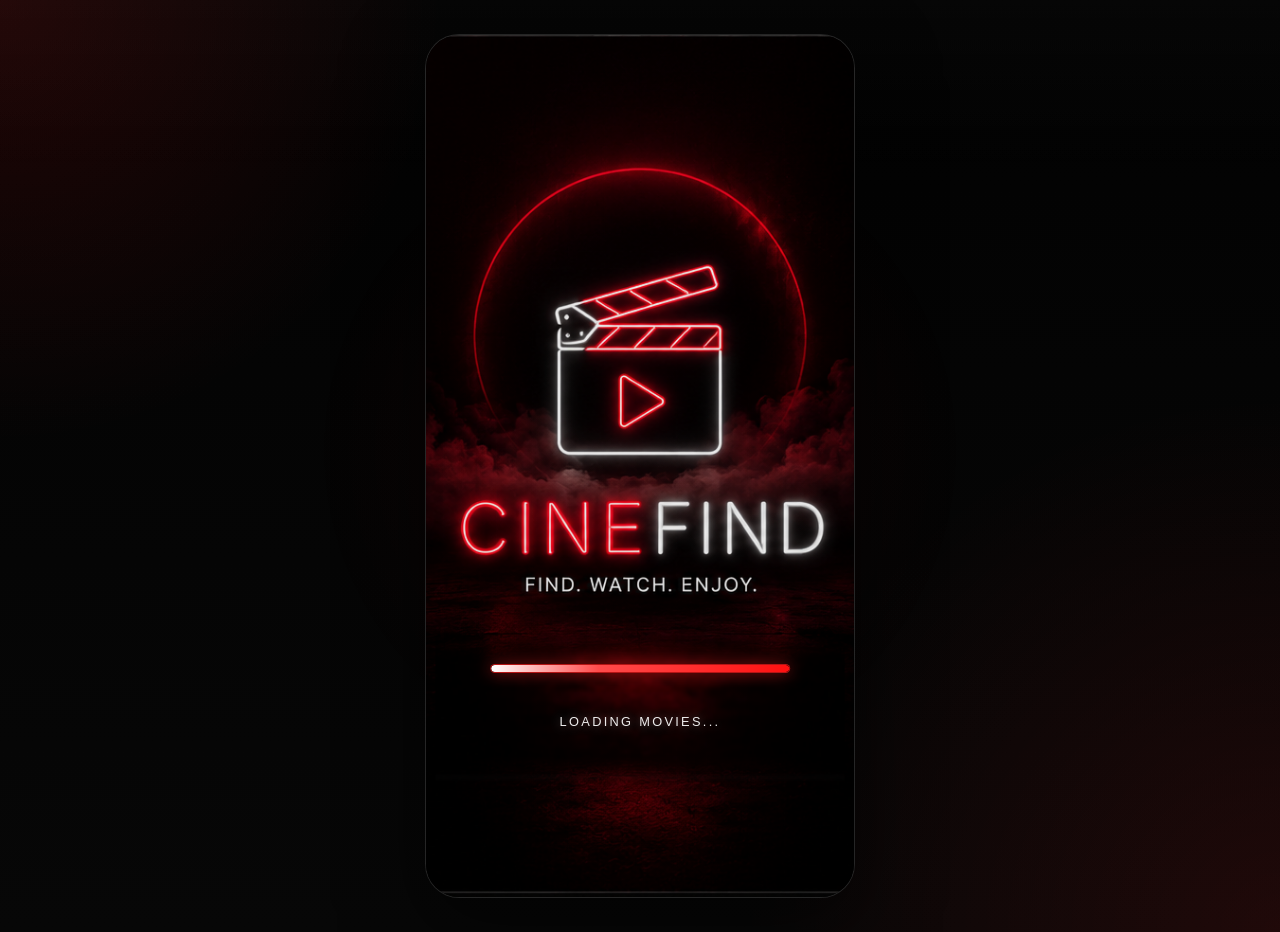
<file: index.html>
<!DOCTYPE html>
<html lang="en">
  <head>
    <meta charset="UTF-8" />
    <meta http-equiv="refresh" content="0; url=splash.html" />
    <meta name="viewport" content="width=device-width, initial-scale=1.0" />
    <title>CineFind</title>
    <script>
      window.location.replace("splash.html");
    </script>
  </head>
  <body>
    <p>Redirecting to CineFind...</p>
  </body>
</html>
</file>
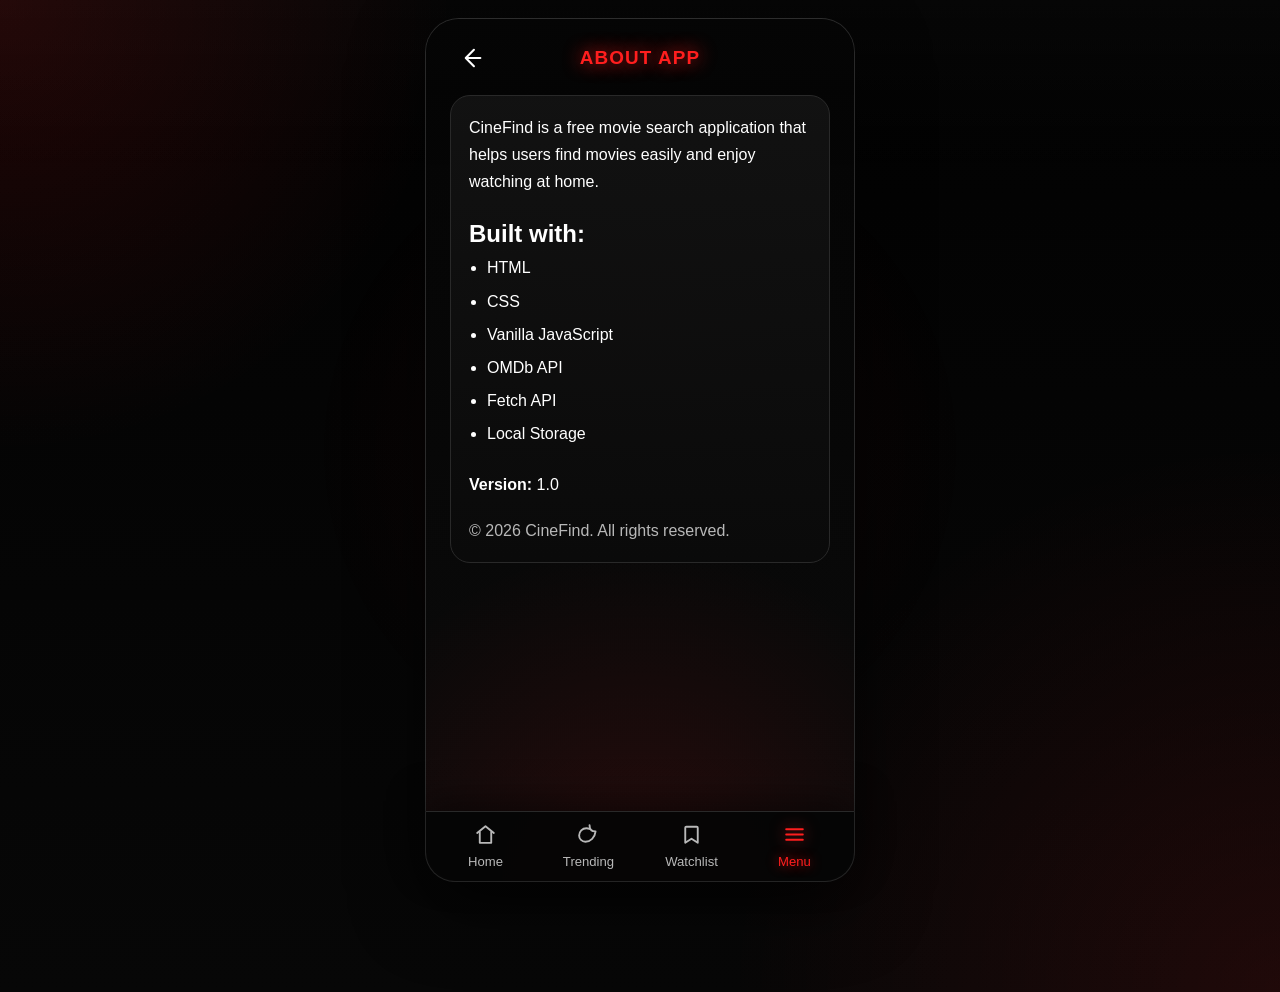
<file: about.html>
<!DOCTYPE html>
<html lang="en">
  <head>
    <meta charset="UTF-8" />
    <meta name="viewport" content="width=device-width, initial-scale=1.0" />
    <title>CineFind | About App</title>
    <link rel="stylesheet" href="css/style.css" />
    <script type="module" src="js/i18n.js" defer></script>
  </head>
  <body class="app-page">
    <div class="app-shell app-shell-home">
      <header class="page-header">
        <a href="menu.html" class="back-btn" aria-label="Back to menu">
          <svg viewBox="0 0 24 24" aria-hidden="true">
            <path d="M14.5 5L7.5 12L14.5 19"></path>
            <path d="M8 12H20"></path>
          </svg>
        </a>
        <h1 class="page-title">About App</h1>
        <span></span>
      </header>

      <main class="app-body app-body-scroll">
        <section class="info-card">
          <p>
            CineFind is a free movie search application that helps users find movies easily and enjoy watching at home.
          </p>

          <div>
            <h2>Built with:</h2>
            <ul>
              <li>HTML</li>
              <li>CSS</li>
              <li>Vanilla JavaScript</li>
              <li>OMDb API</li>
              <li>Fetch API</li>
              <li>Local Storage</li>
            </ul>
          </div>

          <p><strong>Version:</strong> 1.0</p>
          <p class="info-meta">© 2026 CineFind. All rights reserved.</p>
        </section>
      </main>

      <nav class="bottom-nav" aria-label="Bottom navigation">
        <a href="home.html" class="nav-item">
          <span class="nav-icon">
            <svg viewBox="0 0 24 24" aria-hidden="true">
              <path d="M4 10.5L12 4L20 10.5"></path>
              <path d="M6.5 9.5V20H17.5V9.5"></path>
            </svg>
          </span>
          <span>Home</span>
        </a>
        <a href="trending.html" class="nav-item">
          <span class="nav-icon">
            <svg viewBox="0 0 24 24" aria-hidden="true">
              <path d="M13 3C13 6.8 15.2 8.9 18.8 9C18.1 15 14 19 9 19C5.7 19 3 16.3 3 13C3 9.1 6.1 6 10 6C11 6 12 6.2 13 6.7"></path>
            </svg>
          </span>
          <span>Trending</span>
        </a>
        <a href="watchlist.html" class="nav-item">
          <span class="nav-icon">
            <svg viewBox="0 0 24 24" aria-hidden="true">
              <path d="M7 4.5H17C17.6 4.5 18 4.9 18 5.5V20L12 16L6 20V5.5C6 4.9 6.4 4.5 7 4.5Z"></path>
            </svg>
          </span>
          <span>Watchlist</span>
        </a>
        <a href="menu.html" class="nav-item active">
          <span class="nav-icon">
            <svg viewBox="0 0 24 24" aria-hidden="true">
              <path d="M4 7H20"></path>
              <path d="M4 12H20"></path>
              <path d="M4 17H20"></path>
            </svg>
          </span>
          <span>Menu</span>
        </a>
      </nav>
    </div>
  </body>
</html>
</file>
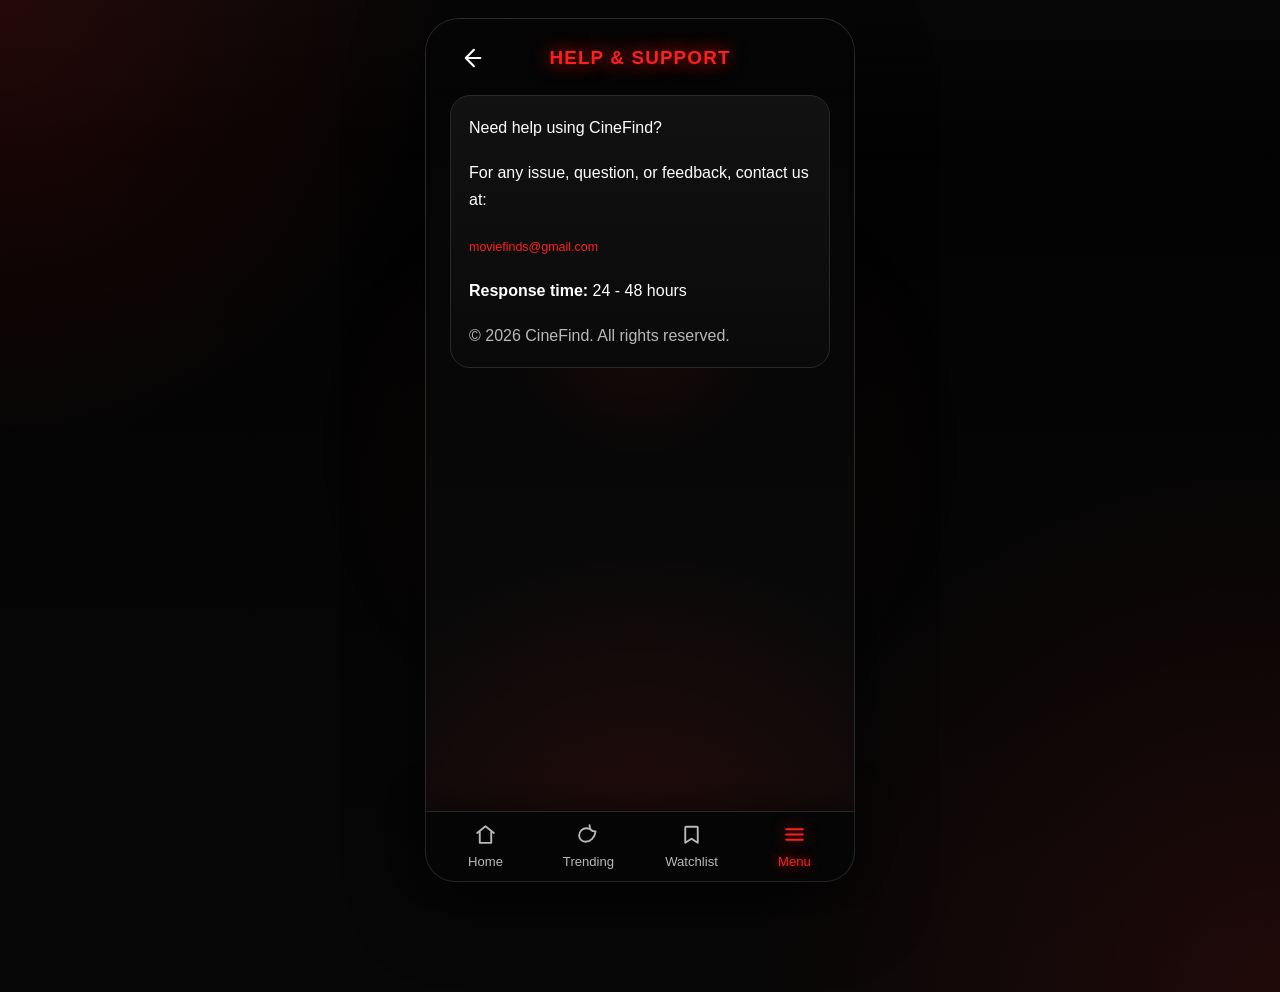
<file: help.html>
<!DOCTYPE html>
<html lang="en">
  <head>
    <meta charset="UTF-8" />
    <meta name="viewport" content="width=device-width, initial-scale=1.0" />
    <title>CineFind | Help & Support</title>
    <link rel="stylesheet" href="css/style.css" />
    <script type="module" src="js/i18n.js" defer></script>
  </head>
  <body class="app-page">
    <div class="app-shell app-shell-home">
      <header class="page-header">
        <a href="menu.html" class="back-btn" aria-label="Back to menu">
          <svg viewBox="0 0 24 24" aria-hidden="true">
            <path d="M14.5 5L7.5 12L14.5 19"></path>
            <path d="M8 12H20"></path>
          </svg>
        </a>
        <h1 class="page-title">Help &amp; Support</h1>
        <span></span>
      </header>

      <main class="app-body app-body-scroll">
        <section class="info-card">
          <p>Need help using CineFind?</p>
          <p>For any issue, question, or feedback, contact us at:</p>
          <p><a class="movie-link" href="mailto:moviefinds@gmail.com">moviefinds@gmail.com</a></p>
          <p><strong>Response time:</strong> 24 - 48 hours</p>
          <p class="info-meta">© 2026 CineFind. All rights reserved.</p>
        </section>
      </main>

      <nav class="bottom-nav" aria-label="Bottom navigation">
        <a href="home.html" class="nav-item">
          <span class="nav-icon">
            <svg viewBox="0 0 24 24" aria-hidden="true">
              <path d="M4 10.5L12 4L20 10.5"></path>
              <path d="M6.5 9.5V20H17.5V9.5"></path>
            </svg>
          </span>
          <span>Home</span>
        </a>
        <a href="trending.html" class="nav-item">
          <span class="nav-icon">
            <svg viewBox="0 0 24 24" aria-hidden="true">
              <path d="M13 3C13 6.8 15.2 8.9 18.8 9C18.1 15 14 19 9 19C5.7 19 3 16.3 3 13C3 9.1 6.1 6 10 6C11 6 12 6.2 13 6.7"></path>
            </svg>
          </span>
          <span>Trending</span>
        </a>
        <a href="watchlist.html" class="nav-item">
          <span class="nav-icon">
            <svg viewBox="0 0 24 24" aria-hidden="true">
              <path d="M7 4.5H17C17.6 4.5 18 4.9 18 5.5V20L12 16L6 20V5.5C6 4.9 6.4 4.5 7 4.5Z"></path>
            </svg>
          </span>
          <span>Watchlist</span>
        </a>
        <a href="menu.html" class="nav-item active">
          <span class="nav-icon">
            <svg viewBox="0 0 24 24" aria-hidden="true">
              <path d="M4 7H20"></path>
              <path d="M4 12H20"></path>
              <path d="M4 17H20"></path>
            </svg>
          </span>
          <span>Menu</span>
        </a>
      </nav>
    </div>
  </body>
</html>
</file>
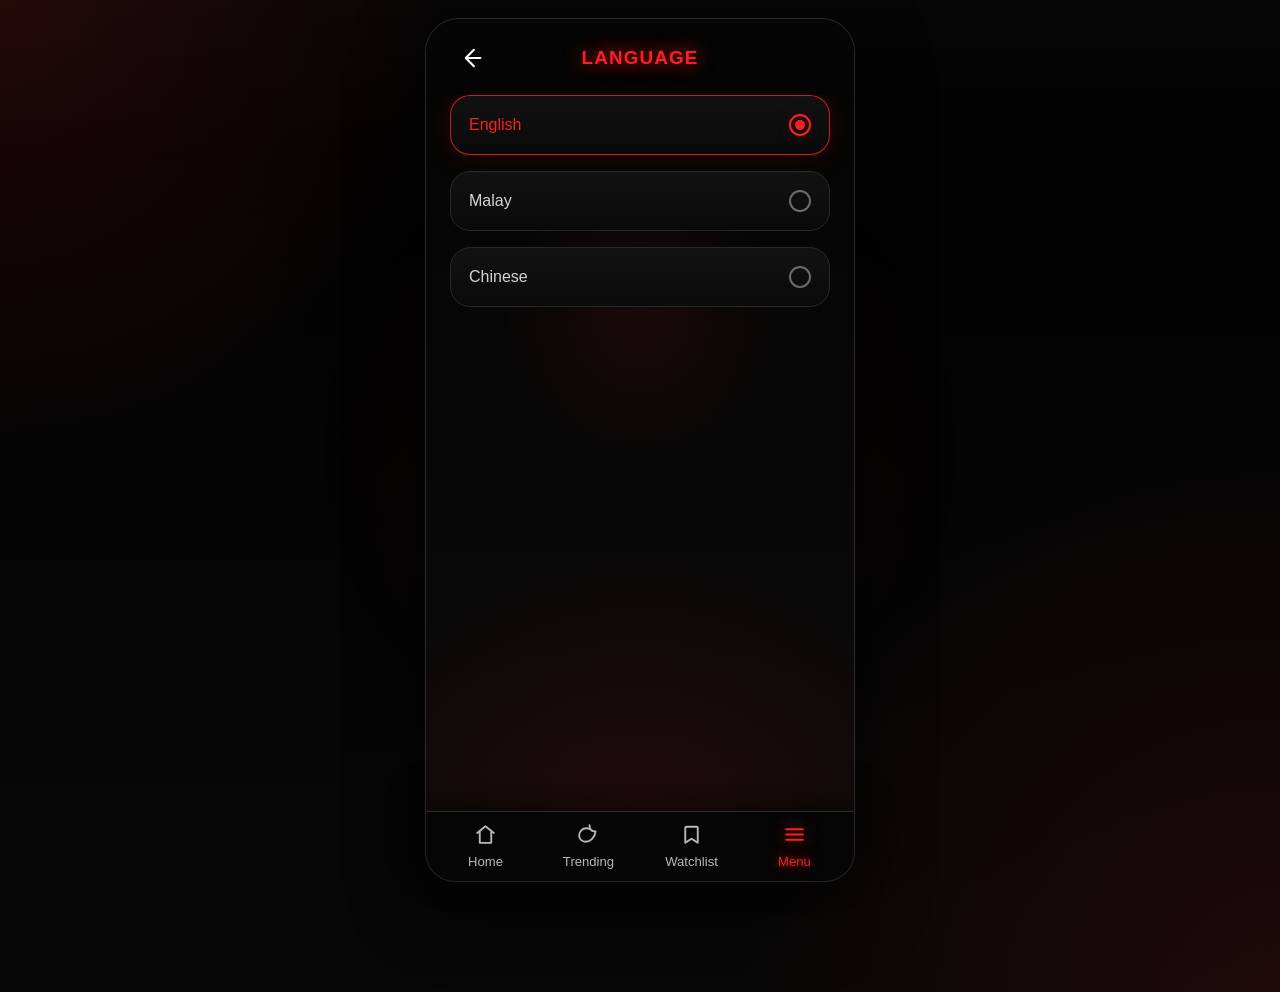
<file: language.html>
<!DOCTYPE html>
<html lang="en">
  <head>
    <meta charset="UTF-8" />
    <meta name="viewport" content="width=device-width, initial-scale=1.0" />
    <title>CineFind | Language</title>
    <link rel="stylesheet" href="css/style.css" />
    <script type="module" src="js/language.js" defer></script>
  </head>
  <body class="app-page">
    <div class="app-shell app-shell-home">
      <header class="page-header">
        <a href="menu.html" class="back-btn" aria-label="Back to menu">
          <svg viewBox="0 0 24 24" aria-hidden="true">
            <path d="M14.5 5L7.5 12L14.5 19"></path>
            <path d="M8 12H20"></path>
          </svg>
        </a>
        <h1 class="page-title">Language</h1>
        <span></span>
      </header>

      <main class="app-body app-body-scroll">
        <section class="language-list">
          <button type="button" class="language-option" data-language="English">
            <span class="language-option-label">English</span>
            <span class="language-check"></span>
          </button>
          <button type="button" class="language-option" data-language="Malay">
            <span class="language-option-label">Malay</span>
            <span class="language-check"></span>
          </button>
          <button type="button" class="language-option" data-language="Chinese">
            <span class="language-option-label">Chinese</span>
            <span class="language-check"></span>
          </button>
        </section>

        <div class="success-message" data-language-success>
          <span class="message-icon">
            <svg viewBox="0 0 24 24" aria-hidden="true">
              <circle cx="12" cy="12" r="9"></circle>
              <path d="M8 12.5L10.8 15.2L16 9.8"></path>
            </svg>
          </span>
          <span>Language preference saved</span>
        </div>
      </main>

      <nav class="bottom-nav" aria-label="Bottom navigation">
        <a href="home.html" class="nav-item">
          <span class="nav-icon">
            <svg viewBox="0 0 24 24" aria-hidden="true">
              <path d="M4 10.5L12 4L20 10.5"></path>
              <path d="M6.5 9.5V20H17.5V9.5"></path>
            </svg>
          </span>
          <span>Home</span>
        </a>
        <a href="trending.html" class="nav-item">
          <span class="nav-icon">
            <svg viewBox="0 0 24 24" aria-hidden="true">
              <path d="M13 3C13 6.8 15.2 8.9 18.8 9C18.1 15 14 19 9 19C5.7 19 3 16.3 3 13C3 9.1 6.1 6 10 6C11 6 12 6.2 13 6.7"></path>
            </svg>
          </span>
          <span>Trending</span>
        </a>
        <a href="watchlist.html" class="nav-item">
          <span class="nav-icon">
            <svg viewBox="0 0 24 24" aria-hidden="true">
              <path d="M7 4.5H17C17.6 4.5 18 4.9 18 5.5V20L12 16L6 20V5.5C6 4.9 6.4 4.5 7 4.5Z"></path>
            </svg>
          </span>
          <span>Watchlist</span>
        </a>
        <a href="menu.html" class="nav-item active">
          <span class="nav-icon">
            <svg viewBox="0 0 24 24" aria-hidden="true">
              <path d="M4 7H20"></path>
              <path d="M4 12H20"></path>
              <path d="M4 17H20"></path>
            </svg>
          </span>
          <span>Menu</span>
        </a>
      </nav>
    </div>
  </body>
</html>
</file>
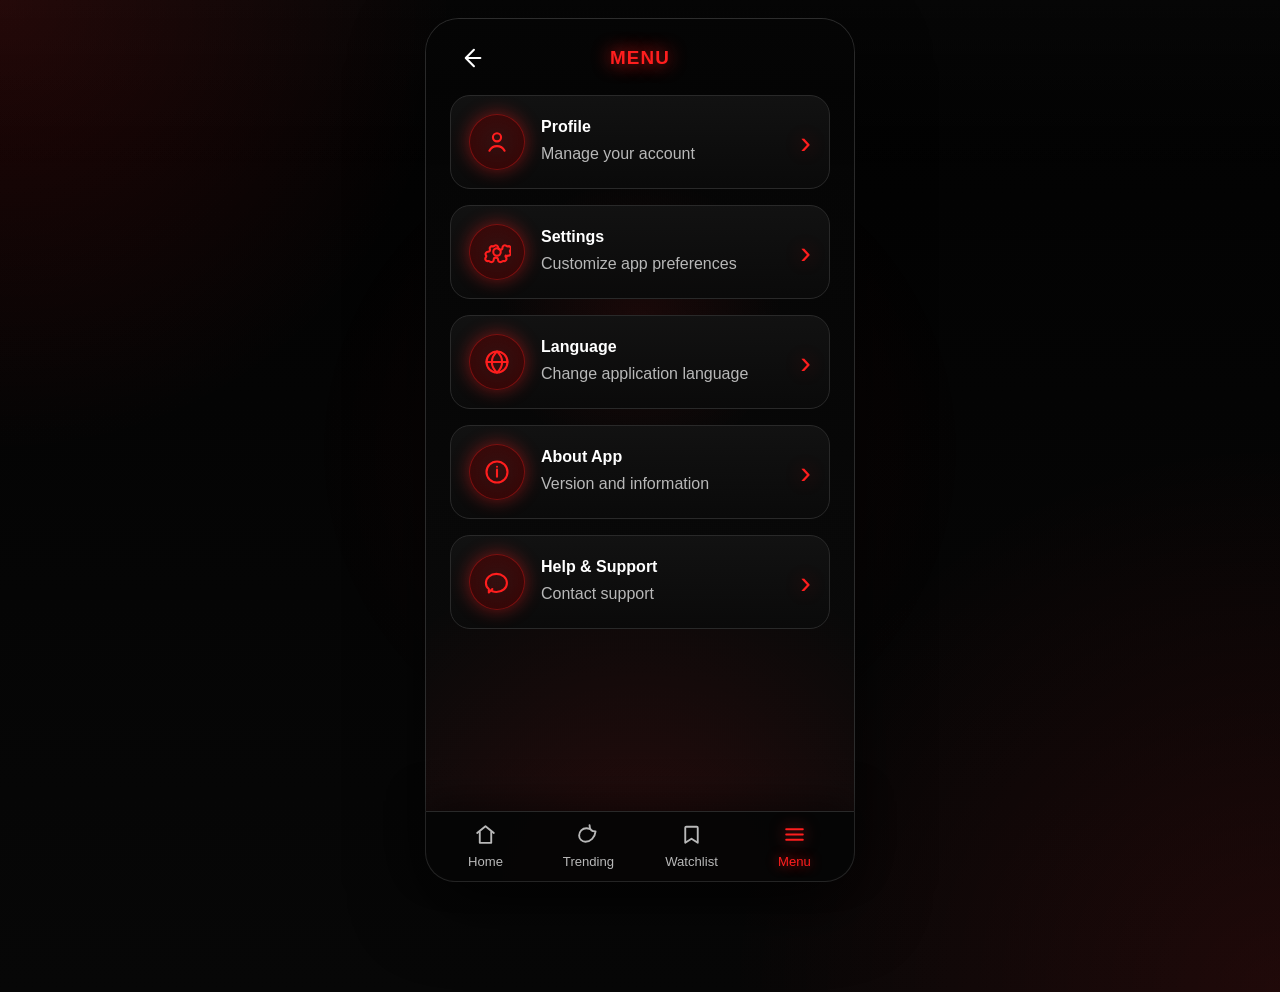
<file: menu.html>
<!DOCTYPE html>
<html lang="en">
  <head>
    <meta charset="UTF-8" />
    <meta name="viewport" content="width=device-width, initial-scale=1.0" />
    <title>CineFind | Menu</title>
    <link rel="stylesheet" href="css/style.css" />
    <script type="module" src="js/i18n.js" defer></script>
  </head>
  <body class="app-page">
    <div class="app-shell app-shell-home">
      <header class="page-header">
        <a href="home.html" class="back-btn" aria-label="Back to home">
          <svg viewBox="0 0 24 24" aria-hidden="true">
            <path d="M14.5 5L7.5 12L14.5 19"></path>
            <path d="M8 12H20"></path>
          </svg>
        </a>
        <h1 class="page-title">Menu</h1>
        <span></span>
      </header>

      <main class="app-body app-body-scroll">
        <section class="menu-list">
          <a href="profile.html" class="menu-card">
            <span class="menu-icon-circle">
              <svg viewBox="0 0 24 24" aria-hidden="true">
                <circle cx="12" cy="8" r="3.5"></circle>
                <path d="M5.5 19.5C6.9 16.8 9.1 15.5 12 15.5C14.9 15.5 17.1 16.8 18.5 19.5"></path>
              </svg>
            </span>
            <span class="menu-text">
              <h3>Profile</h3>
              <p>Manage your account</p>
            </span>
            <span class="menu-arrow">›</span>
          </a>

          <a href="setting.html" class="menu-card">
            <span class="menu-icon-circle">
              <svg viewBox="0 0 24 24" aria-hidden="true">
                <circle cx="12" cy="12" r="3.2"></circle>
                <path d="M19.4 15A1.7 1.7 0 0 0 19.8 16.8L19.9 17A2 2 0 0 1 18.2 19.9L18 19.8A1.7 1.7 0 0 0 16.2 20.2L15.9 20.4A2 2 0 0 1 12.9 18.7V18.4A1.7 1.7 0 0 0 11.1 16.8H10.8A1.7 1.7 0 0 0 9.2 18.4V18.7A2 2 0 0 1 6.2 20.4L5.9 20.2A1.7 1.7 0 0 0 4.1 19.8L3.9 19.9A2 2 0 0 1 2.2 17L2.3 16.8A1.7 1.7 0 0 0 2.7 15L2.4 14.7A2 2 0 0 1 4.1 11.8H4.4A1.7 1.7 0 0 0 6 10.2V9.9A2 2 0 0 1 7.7 7L7.9 7.1A1.7 1.7 0 0 0 9.7 6.7L10 6.5A2 2 0 0 1 13 8.2V8.5A1.7 1.7 0 0 0 14.8 10.1H15.1A1.7 1.7 0 0 0 16.7 8.5V8.2A2 2 0 0 1 19.7 6.5L20 6.7A1.7 1.7 0 0 0 21.8 7.1L22 7A2 2 0 0 1 23.7 9.9L23.6 10.1A1.7 1.7 0 0 0 23.2 11.9L23.5 12.2A2 2 0 0 1 21.8 15.1H21.5A1.7 1.7 0 0 0 19.9 16.7"></path>
              </svg>
            </span>
            <span class="menu-text">
              <h3>Settings</h3>
              <p>Customize app preferences</p>
            </span>
            <span class="menu-arrow">›</span>
          </a>

          <a href="language.html" class="menu-card">
            <span class="menu-icon-circle">
              <svg viewBox="0 0 24 24" aria-hidden="true">
                <circle cx="12" cy="12" r="9"></circle>
                <path d="M3 12H21"></path>
                <path d="M12 3C14.8 5.5 16.4 8.6 16.4 12C16.4 15.4 14.8 18.5 12 21"></path>
                <path d="M12 3C9.2 5.5 7.6 8.6 7.6 12C7.6 15.4 9.2 18.5 12 21"></path>
              </svg>
            </span>
            <span class="menu-text">
              <h3>Language</h3>
              <p>Change application language</p>
            </span>
            <span class="menu-arrow">›</span>
          </a>

          <a href="about.html" class="menu-card">
            <span class="menu-icon-circle">
              <svg viewBox="0 0 24 24" aria-hidden="true">
                <circle cx="12" cy="12" r="9"></circle>
                <path d="M12 10V16"></path>
                <path d="M12 7.5H12.01"></path>
              </svg>
            </span>
            <span class="menu-text">
              <h3>About App</h3>
              <p>Version and information</p>
            </span>
            <span class="menu-arrow">›</span>
          </a>

          <a href="help.html" class="menu-card">
            <span class="menu-icon-circle">
              <svg viewBox="0 0 24 24" aria-hidden="true">
                <path d="M8 18L5 21V18C3.3 16.7 2.5 14.9 2.5 12.8C2.5 8.5 6.5 5 11.5 5C16.5 5 20.5 8.5 20.5 12.8C20.5 17.1 16.5 20.6 11.5 20.6C10.3 20.6 9.1 20.4 8 20"></path>
              </svg>
            </span>
            <span class="menu-text">
              <h3>Help &amp; Support</h3>
              <p>Contact support</p>
            </span>
            <span class="menu-arrow">›</span>
          </a>
        </section>
      </main>

      <nav class="bottom-nav" aria-label="Bottom navigation">
        <a href="home.html" class="nav-item">
          <span class="nav-icon">
            <svg viewBox="0 0 24 24" aria-hidden="true">
              <path d="M4 10.5L12 4L20 10.5"></path>
              <path d="M6.5 9.5V20H17.5V9.5"></path>
            </svg>
          </span>
          <span>Home</span>
        </a>
        <a href="trending.html" class="nav-item">
          <span class="nav-icon">
            <svg viewBox="0 0 24 24" aria-hidden="true">
              <path d="M13 3C13 6.8 15.2 8.9 18.8 9C18.1 15 14 19 9 19C5.7 19 3 16.3 3 13C3 9.1 6.1 6 10 6C11 6 12 6.2 13 6.7"></path>
            </svg>
          </span>
          <span>Trending</span>
        </a>
        <a href="watchlist.html" class="nav-item">
          <span class="nav-icon">
            <svg viewBox="0 0 24 24" aria-hidden="true">
              <path d="M7 4.5H17C17.6 4.5 18 4.9 18 5.5V20L12 16L6 20V5.5C6 4.9 6.4 4.5 7 4.5Z"></path>
            </svg>
          </span>
          <span>Watchlist</span>
        </a>
        <a href="menu.html" class="nav-item active">
          <span class="nav-icon">
            <svg viewBox="0 0 24 24" aria-hidden="true">
              <path d="M4 7H20"></path>
              <path d="M4 12H20"></path>
              <path d="M4 17H20"></path>
            </svg>
          </span>
          <span>Menu</span>
        </a>
      </nav>
    </div>
  </body>
</html>
</file>
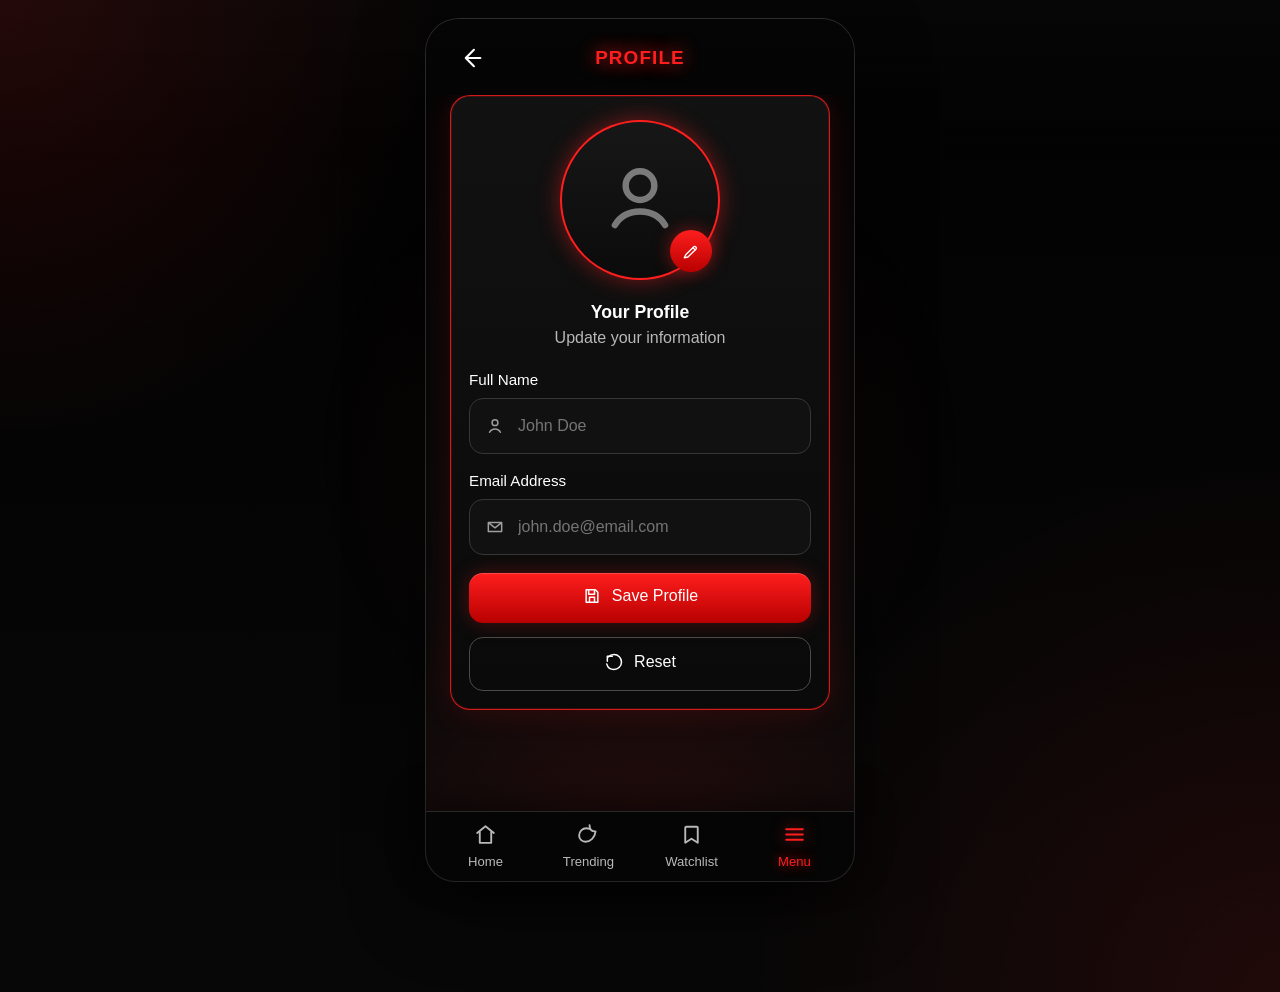
<file: profile.html>
<!DOCTYPE html>
<html lang="en">
  <head>
    <meta charset="UTF-8" />
    <meta name="viewport" content="width=device-width, initial-scale=1.0" />
    <title>CineFind | Profile</title>
    <link rel="stylesheet" href="css/style.css" />
    <script type="module" src="js/profile.js" defer></script>
  </head>
  <body class="app-page">
    <div class="app-shell app-shell-home">
      <header class="page-header">
        <a href="menu.html" class="back-btn" aria-label="Back to menu">
          <svg viewBox="0 0 24 24" aria-hidden="true">
            <path d="M14.5 5L7.5 12L14.5 19"></path>
            <path d="M8 12H20"></path>
          </svg>
        </a>
        <h1 class="page-title">Profile</h1>
        <span></span>
      </header>

      <main class="app-body app-body-scroll">
        <section class="profile-card">
          <div class="avatar-wrapper">
            <div class="avatar-placeholder" data-avatar-placeholder>
              <svg viewBox="0 0 24 24" aria-hidden="true">
                <circle cx="12" cy="8" r="4"></circle>
                <path d="M5 19C6.5 16.5 8.9 15.2 12 15.2C15.1 15.2 17.5 16.5 19 19"></path>
              </svg>
            </div>
            <img src="" alt="Profile preview" class="avatar-img" data-avatar-image hidden />
            <button type="button" class="edit-avatar-btn" data-edit-avatar aria-label="Change avatar">
              <svg viewBox="0 0 24 24" aria-hidden="true">
                <path d="M3 21L8 20L18.8 9.2A2.2 2.2 0 0 0 15.8 6.2L5 17L3 21Z"></path>
                <path d="M14.5 7.5L17.5 10.5"></path>
              </svg>
            </button>
            <input type="file" accept="image/*" data-avatar-input hidden />
          </div>

          <div class="profile-heading">
            <h2>Your Profile</h2>
            <p>Update your information</p>
          </div>

          <form data-profile-form>
            <div class="form-group">
              <label for="profile-name">Full Name</label>
              <div class="form-input-wrap">
                <span class="form-input-icon">
                  <svg viewBox="0 0 24 24" aria-hidden="true">
                    <circle cx="12" cy="8" r="3.5"></circle>
                    <path d="M5.5 19.5C6.9 16.8 9.1 15.5 12 15.5C14.9 15.5 17.1 16.8 18.5 19.5"></path>
                  </svg>
                </span>
                <input id="profile-name" class="form-input" type="text" data-profile-name placeholder="John Doe" />
              </div>
            </div>

            <div class="form-group">
              <label for="profile-email">Email Address</label>
              <div class="form-input-wrap">
                <span class="form-input-icon">
                  <svg viewBox="0 0 24 24" aria-hidden="true">
                    <path d="M4 6.5H20V17.5H4Z"></path>
                    <path d="M4.5 7L12 13L19.5 7"></path>
                  </svg>
                </span>
                <input
                  id="profile-email"
                  class="form-input"
                  type="email"
                  data-profile-email
                  placeholder="john.doe@email.com"
                />
              </div>
            </div>

            <div class="button-stack">
              <button type="submit" class="primary-btn">
                <span class="button-icon-label">
                  <svg viewBox="0 0 24 24" aria-hidden="true">
                    <path d="M5 4.5H16L19 7.5V19.5H5Z"></path>
                    <path d="M8 4.5V10H15V4.5"></path>
                    <path d="M9 19V13.5H15V19"></path>
                  </svg>
                  <span>Save Profile</span>
                </span>
              </button>
              <button type="button" class="secondary-btn" data-reset-profile>
                <span class="button-icon-label">
                  <svg viewBox="0 0 24 24" aria-hidden="true">
                    <path d="M4 11V5H10"></path>
                    <path d="M5 6C6.8 4.2 9.2 3 12 3C17 3 21 7 21 12C21 17 17 21 12 21C7.8 21 4.2 18.2 3.3 14.3"></path>
                  </svg>
                  <span>Reset</span>
                </span>
              </button>
            </div>
          </form>
        </section>

        <div class="success-message" data-profile-success>
          <span class="message-icon">
            <svg viewBox="0 0 24 24" aria-hidden="true">
              <circle cx="12" cy="12" r="9"></circle>
              <path d="M8 12.5L10.8 15.2L16 9.8"></path>
            </svg>
          </span>
          <span data-profile-success-text>Profile updated successfully</span>
        </div>

        <div class="error-message" data-profile-error></div>
      </main>

      <nav class="bottom-nav" aria-label="Bottom navigation">
        <a href="home.html" class="nav-item">
          <span class="nav-icon">
            <svg viewBox="0 0 24 24" aria-hidden="true">
              <path d="M4 10.5L12 4L20 10.5"></path>
              <path d="M6.5 9.5V20H17.5V9.5"></path>
            </svg>
          </span>
          <span>Home</span>
        </a>
        <a href="trending.html" class="nav-item">
          <span class="nav-icon">
            <svg viewBox="0 0 24 24" aria-hidden="true">
              <path d="M13 3C13 6.8 15.2 8.9 18.8 9C18.1 15 14 19 9 19C5.7 19 3 16.3 3 13C3 9.1 6.1 6 10 6C11 6 12 6.2 13 6.7"></path>
            </svg>
          </span>
          <span>Trending</span>
        </a>
        <a href="watchlist.html" class="nav-item">
          <span class="nav-icon">
            <svg viewBox="0 0 24 24" aria-hidden="true">
              <path d="M7 4.5H17C17.6 4.5 18 4.9 18 5.5V20L12 16L6 20V5.5C6 4.9 6.4 4.5 7 4.5Z"></path>
            </svg>
          </span>
          <span>Watchlist</span>
        </a>
        <a href="menu.html" class="nav-item active">
          <span class="nav-icon">
            <svg viewBox="0 0 24 24" aria-hidden="true">
              <path d="M4 7H20"></path>
              <path d="M4 12H20"></path>
              <path d="M4 17H20"></path>
            </svg>
          </span>
          <span>Menu</span>
        </a>
      </nav>
    </div>
  </body>
</html>
</file>
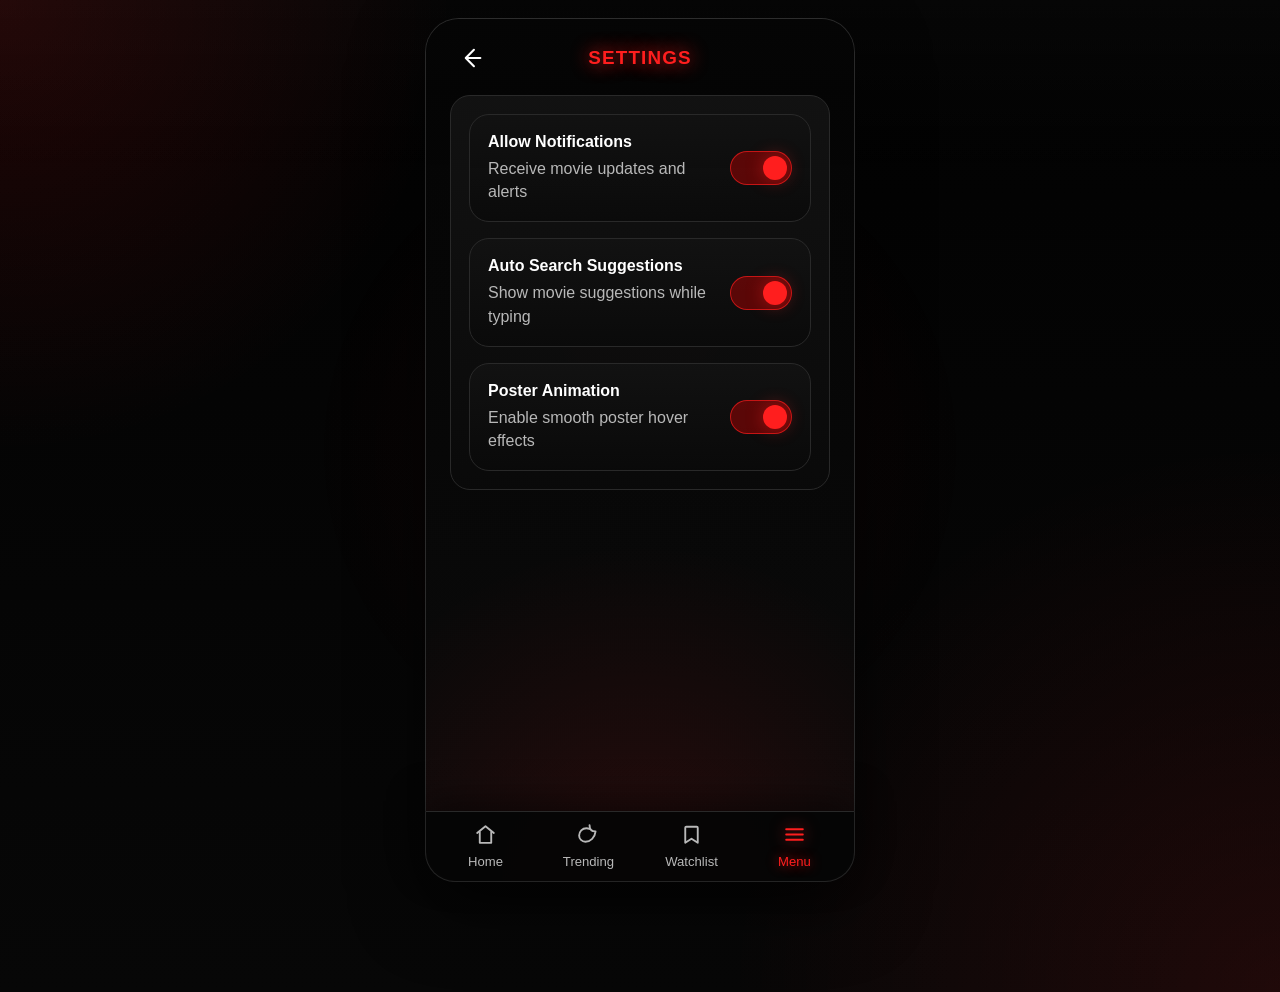
<file: setting.html>
<!DOCTYPE html>
<html lang="en">
  <head>
    <meta charset="UTF-8" />
    <meta name="viewport" content="width=device-width, initial-scale=1.0" />
    <title>CineFind | Settings</title>
    <link rel="stylesheet" href="css/style.css" />
    <script type="module" src="js/settings.js" defer></script>
  </head>
  <body class="app-page">
    <div class="app-shell app-shell-home">
      <header class="page-header">
        <a href="menu.html" class="back-btn" aria-label="Back to menu">
          <svg viewBox="0 0 24 24" aria-hidden="true">
            <path d="M14.5 5L7.5 12L14.5 19"></path>
            <path d="M8 12H20"></path>
          </svg>
        </a>
        <h1 class="page-title">Settings</h1>
        <span></span>
      </header>

      <main class="app-body app-body-scroll">
        <section class="settings-card">
          <div class="setting-row">
            <div class="setting-copy">
              <h3>Allow Notifications</h3>
              <p>Receive movie updates and alerts</p>
            </div>
            <button type="button" class="toggle-switch" data-setting-key="cinefind_allow_notifications" aria-label="Allow notifications"></button>
          </div>

          <div class="setting-row">
            <div class="setting-copy">
              <h3>Auto Search Suggestions</h3>
              <p>Show movie suggestions while typing</p>
            </div>
            <button type="button" class="toggle-switch" data-setting-key="cinefind_auto_suggestions" aria-label="Auto search suggestions"></button>
          </div>

          <div class="setting-row">
            <div class="setting-copy">
              <h3>Poster Animation</h3>
              <p>Enable smooth poster hover effects</p>
            </div>
            <button type="button" class="toggle-switch" data-setting-key="cinefind_poster_animation" aria-label="Poster animation"></button>
          </div>
        </section>
      </main>

      <nav class="bottom-nav" aria-label="Bottom navigation">
        <a href="home.html" class="nav-item">
          <span class="nav-icon">
            <svg viewBox="0 0 24 24" aria-hidden="true">
              <path d="M4 10.5L12 4L20 10.5"></path>
              <path d="M6.5 9.5V20H17.5V9.5"></path>
            </svg>
          </span>
          <span>Home</span>
        </a>
        <a href="trending.html" class="nav-item">
          <span class="nav-icon">
            <svg viewBox="0 0 24 24" aria-hidden="true">
              <path d="M13 3C13 6.8 15.2 8.9 18.8 9C18.1 15 14 19 9 19C5.7 19 3 16.3 3 13C3 9.1 6.1 6 10 6C11 6 12 6.2 13 6.7"></path>
            </svg>
          </span>
          <span>Trending</span>
        </a>
        <a href="watchlist.html" class="nav-item">
          <span class="nav-icon">
            <svg viewBox="0 0 24 24" aria-hidden="true">
              <path d="M7 4.5H17C17.6 4.5 18 4.9 18 5.5V20L12 16L6 20V5.5C6 4.9 6.4 4.5 7 4.5Z"></path>
            </svg>
          </span>
          <span>Watchlist</span>
        </a>
        <a href="menu.html" class="nav-item active">
          <span class="nav-icon">
            <svg viewBox="0 0 24 24" aria-hidden="true">
              <path d="M4 7H20"></path>
              <path d="M4 12H20"></path>
              <path d="M4 17H20"></path>
            </svg>
          </span>
          <span>Menu</span>
        </a>
      </nav>
    </div>
  </body>
</html>
</file>
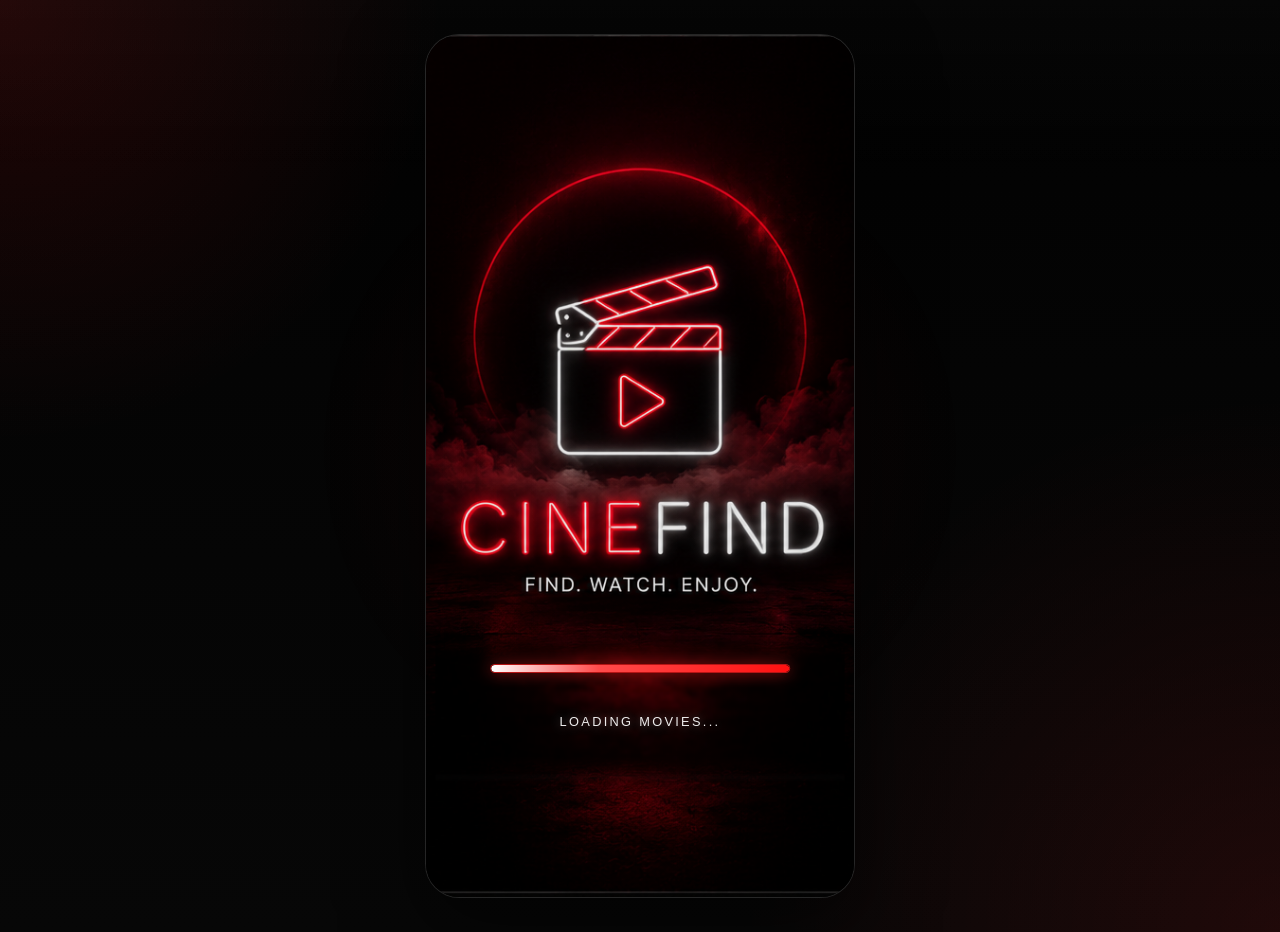
<file: splash.html>
<!DOCTYPE html>
<html lang="en">
  <head>
    <meta charset="UTF-8" />
    <meta name="viewport" content="width=device-width, initial-scale=1.0" />
    <title>CineFind | Splash</title>
    <link rel="stylesheet" href="css/style.css" />
    <script src="js/splash.js" defer></script>
  </head>
  <body class="splash-page">
    <main class="splash-shell">
      <section class="splash-card" aria-label="CineFind splash screen">
        <div class="splash-orbit"></div>
        <div class="splash-smoke splash-smoke-left"></div>
        <div class="splash-smoke splash-smoke-right"></div>

        <div class="splash-brand">
          <img src="assets/logo.png" alt="CineFind logo" class="splash-logo" />
          <h1 class="brand-wordmark" aria-label="CineFind">
            <span>CINE</span><span>FIND</span>
          </h1>
          <p class="splash-tagline">Find. Watch. Enjoy.</p>
        </div>

        <div class="loading-wrap" aria-label="Loading movies">
          <div class="loading-track">
            <span class="loading-progress"></span>
          </div>
          <p class="loading-label">Loading movies...</p>
        </div>
      </section>
    </main>
  </body>
</html>
</file>
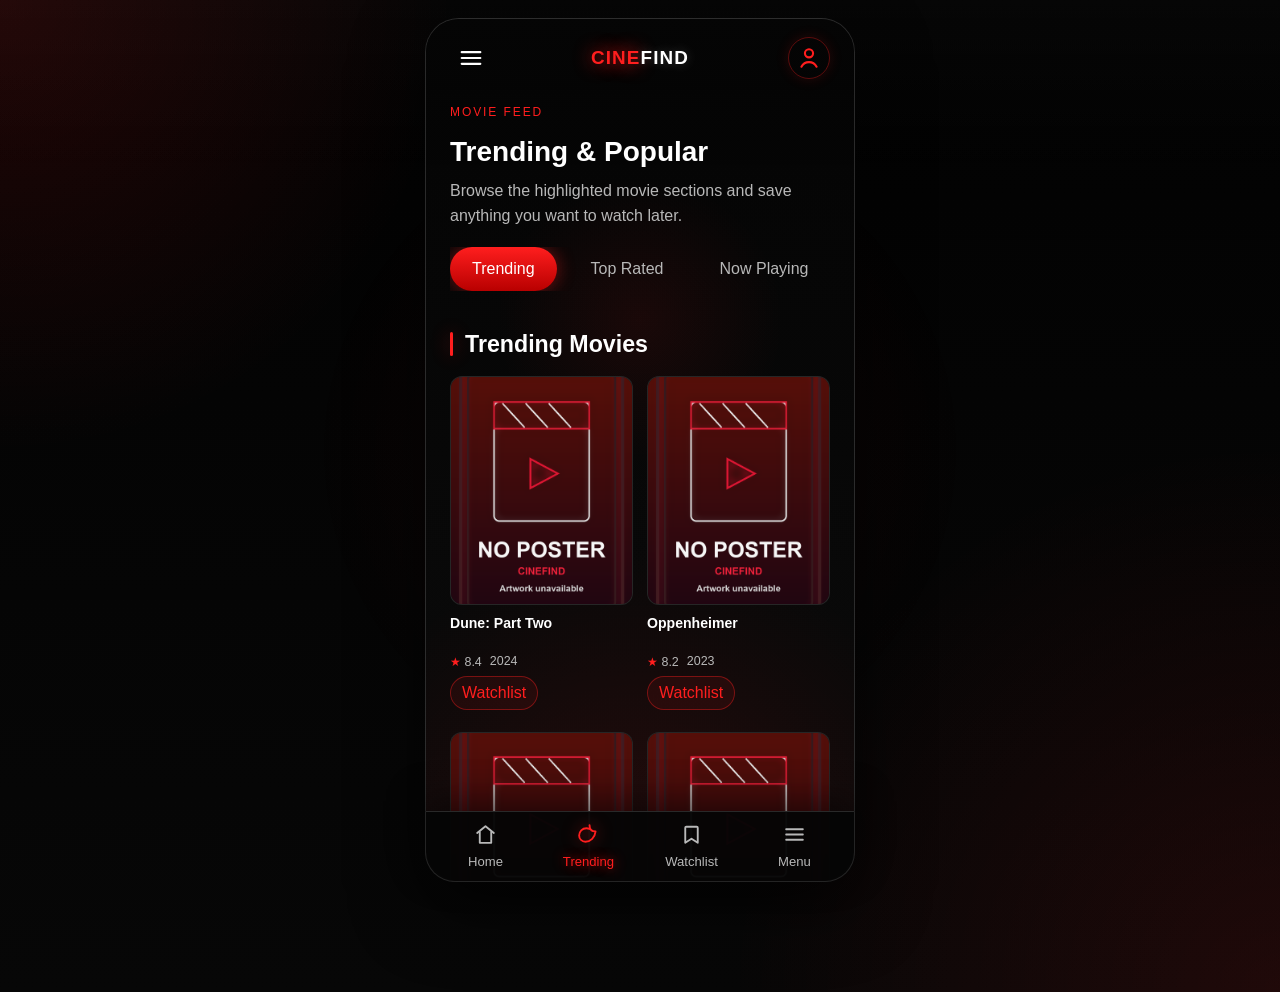
<file: trending.html>
<!DOCTYPE html>
<html lang="en">
  <head>
    <meta charset="UTF-8" />
    <meta name="viewport" content="width=device-width, initial-scale=1.0" />
    <title>CineFind | Trending</title>
    <link rel="stylesheet" href="css/style.css" />
    <script type="module" src="js/trending.js" defer></script>
  </head>
  <body class="app-page">
    <div class="app-shell app-shell-home">
      <header class="app-header">
        <a href="menu.html" class="header-icon-btn" aria-label="Open menu">
          <svg viewBox="0 0 24 24" aria-hidden="true">
            <path d="M4 7H20"></path>
            <path d="M4 12H20"></path>
            <path d="M4 17H20"></path>
          </svg>
        </a>
        <h1 class="brand-title">CINE<span>FIND</span></h1>
        <a href="profile.html" class="header-icon-btn profile-header-btn" aria-label="Open profile">
          <svg viewBox="0 0 24 24" aria-hidden="true">
            <circle cx="12" cy="8" r="3.5"></circle>
            <path d="M5.5 19.5C6.9 16.8 9.1 15.5 12 15.5C14.9 15.5 17.1 16.8 18.5 19.5"></path>
          </svg>
        </a>
      </header>

      <main class="app-body app-body-scroll">
        <section class="page-intro">
          <p class="eyebrow">Movie Feed</p>
          <h2 class="results-title">Trending & Popular</h2>
          <p class="page-subtitle">Browse the highlighted movie sections and save anything you want to watch later.</p>
        </section>

        <section class="category-tabs trending-tabs" data-trending-tabs></section>
        <section class="featured-sections" data-trending-sections></section>
      </main>

      <nav class="bottom-nav" aria-label="Bottom navigation">
        <a href="home.html" class="nav-item">
          <span class="nav-icon">
            <svg viewBox="0 0 24 24" aria-hidden="true">
              <path d="M4 10.5L12 4L20 10.5"></path>
              <path d="M6.5 9.5V20H17.5V9.5"></path>
            </svg>
          </span>
          <span>Home</span>
        </a>
        <a href="trending.html" class="nav-item active">
          <span class="nav-icon">
            <svg viewBox="0 0 24 24" aria-hidden="true">
              <path d="M13 3C13 6.8 15.2 8.9 18.8 9C18.1 15 14 19 9 19C5.7 19 3 16.3 3 13C3 9.1 6.1 6 10 6C11 6 12 6.2 13 6.7"></path>
            </svg>
          </span>
          <span>Trending</span>
        </a>
        <a href="watchlist.html" class="nav-item">
          <span class="nav-icon">
            <svg viewBox="0 0 24 24" aria-hidden="true">
              <path d="M7 4.5H17C17.6 4.5 18 4.9 18 5.5V20L12 16L6 20V5.5C6 4.9 6.4 4.5 7 4.5Z"></path>
            </svg>
          </span>
          <span>Watchlist</span>
        </a>
        <a href="menu.html" class="nav-item">
          <span class="nav-icon">
            <svg viewBox="0 0 24 24" aria-hidden="true">
              <path d="M4 7H20"></path>
              <path d="M4 12H20"></path>
              <path d="M4 17H20"></path>
            </svg>
          </span>
          <span>Menu</span>
        </a>
      </nav>
    </div>
  </body>
</html>
</file>
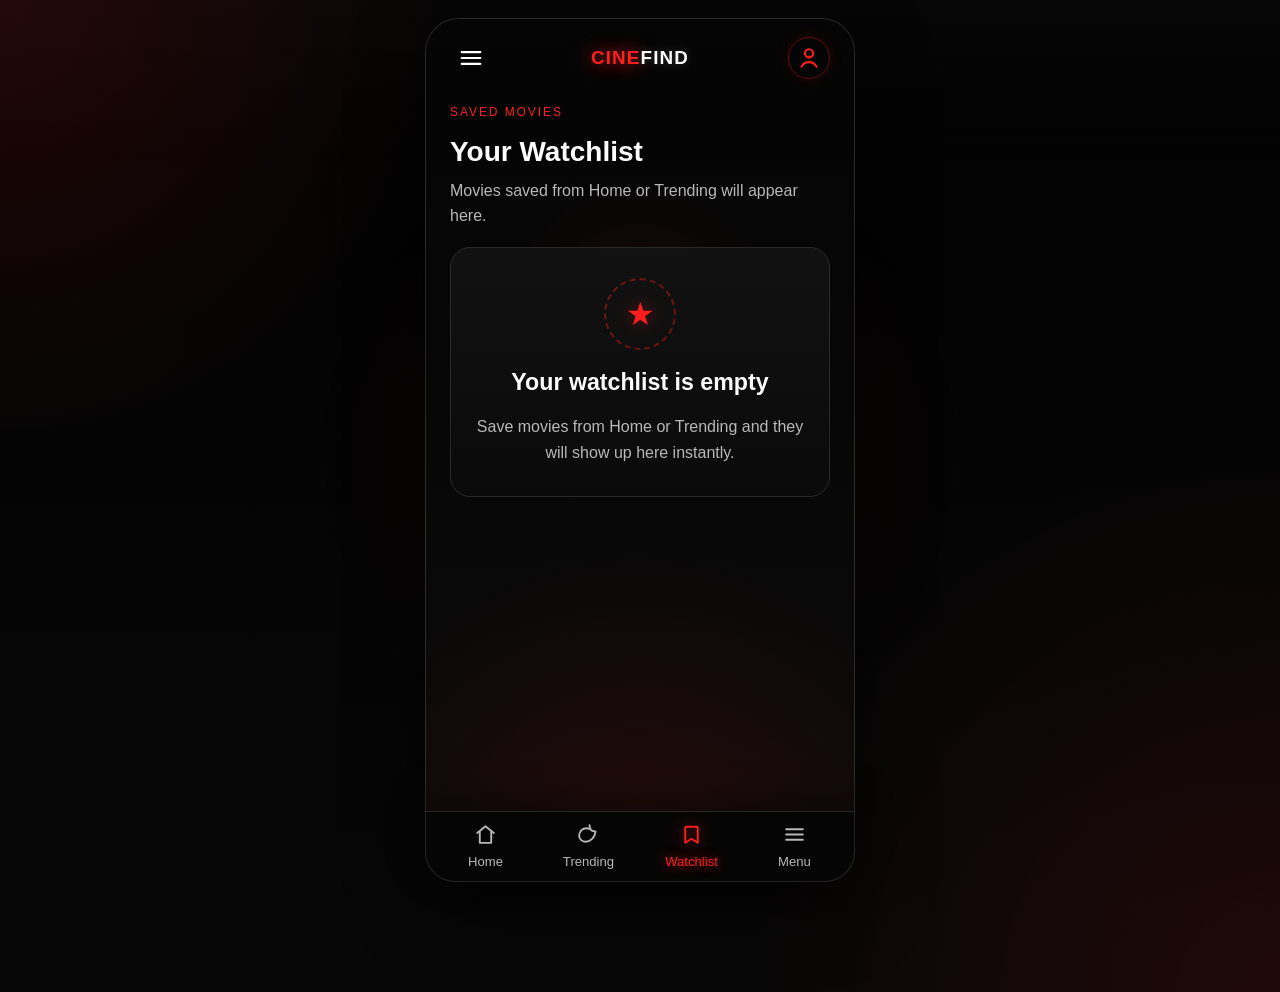
<file: watchlist.html>
<!DOCTYPE html>
<html lang="en">
  <head>
    <meta charset="UTF-8" />
    <meta name="viewport" content="width=device-width, initial-scale=1.0" />
    <title>CineFind | Watchlist</title>
    <link rel="stylesheet" href="css/style.css" />
    <script type="module" src="js/watchlist.js" defer></script>
  </head>
  <body class="app-page">
    <div class="app-shell app-shell-home">
      <header class="app-header">
        <a href="menu.html" class="header-icon-btn" aria-label="Open menu">
          <svg viewBox="0 0 24 24" aria-hidden="true">
            <path d="M4 7H20"></path>
            <path d="M4 12H20"></path>
            <path d="M4 17H20"></path>
          </svg>
        </a>
        <h1 class="brand-title">CINE<span>FIND</span></h1>
        <a href="profile.html" class="header-icon-btn profile-header-btn" aria-label="Open profile">
          <svg viewBox="0 0 24 24" aria-hidden="true">
            <circle cx="12" cy="8" r="3.5"></circle>
            <path d="M5.5 19.5C6.9 16.8 9.1 15.5 12 15.5C14.9 15.5 17.1 16.8 18.5 19.5"></path>
          </svg>
        </a>
      </header>

      <main class="app-body app-body-scroll">
        <section class="page-intro">
          <p class="eyebrow">Saved Movies</p>
          <h2 class="results-title">Your Watchlist</h2>
          <p class="page-subtitle">Movies saved from Home or Trending will appear here.</p>
        </section>

        <div class="feedback-box" data-watchlist-empty>
          <div class="feedback-icon">★</div>
          <h3>Your watchlist is empty</h3>
          <p>Save movies from Home or Trending and they will show up here instantly.</p>
        </div>

        <section class="watchlist-grid movie-grid" data-watchlist-grid></section>
      </main>

      <nav class="bottom-nav" aria-label="Bottom navigation">
        <a href="home.html" class="nav-item">
          <span class="nav-icon">
            <svg viewBox="0 0 24 24" aria-hidden="true">
              <path d="M4 10.5L12 4L20 10.5"></path>
              <path d="M6.5 9.5V20H17.5V9.5"></path>
            </svg>
          </span>
          <span>Home</span>
        </a>
        <a href="trending.html" class="nav-item">
          <span class="nav-icon">
            <svg viewBox="0 0 24 24" aria-hidden="true">
              <path d="M13 3C13 6.8 15.2 8.9 18.8 9C18.1 15 14 19 9 19C5.7 19 3 16.3 3 13C3 9.1 6.1 6 10 6C11 6 12 6.2 13 6.7"></path>
            </svg>
          </span>
          <span>Trending</span>
        </a>
        <a href="watchlist.html" class="nav-item active">
          <span class="nav-icon">
            <svg viewBox="0 0 24 24" aria-hidden="true">
              <path d="M7 4.5H17C17.6 4.5 18 4.9 18 5.5V20L12 16L6 20V5.5C6 4.9 6.4 4.5 7 4.5Z"></path>
            </svg>
          </span>
          <span>Watchlist</span>
        </a>
        <a href="menu.html" class="nav-item">
          <span class="nav-icon">
            <svg viewBox="0 0 24 24" aria-hidden="true">
              <path d="M4 7H20"></path>
              <path d="M4 12H20"></path>
              <path d="M4 17H20"></path>
            </svg>
          </span>
          <span>Menu</span>
        </a>
      </nav>
    </div>
  </body>
</html>
</file>
<file: css/style.css>
:root {
  --bg-main: #050505;
  --bg-card: #111111;
  --bg-soft: #0d0d0d;
  --border-soft: #292929;
  --text-main: #ffffff;
  --text-muted: #b8b8b8;
  --accent: #ff1e1e;
  --accent-dark: #b80000;
  --success: #00d26a;
  --shadow-red: 0 0 18px rgba(255, 30, 30, 0.45);
  --shadow-red-soft: 0 0 32px rgba(255, 30, 30, 0.15);
  --shadow-white: 0 0 12px rgba(255, 255, 255, 0.22);
  --radius-xl: 34px;
  --radius-lg: 26px;
  --radius-md: 20px;
  --radius-sm: 14px;
  --shell-width: 430px;
}

* {
  box-sizing: border-box;
  margin: 0;
  padding: 0;
}

html {
  scroll-behavior: smooth;
}

body {
  min-height: 100vh;
  font-family: Arial, Helvetica, sans-serif;
  background:
    radial-gradient(
      circle at top left,
      rgba(255, 30, 30, 0.12),
      transparent 28%
    ),
    radial-gradient(
      circle at bottom right,
      rgba(255, 30, 30, 0.1),
      transparent 34%
    ),
    linear-gradient(180deg, #020202 0%, #070707 100%);
  color: var(--text-main);
  overflow-x: hidden;
}

body::before {
  content: "";
  position: fixed;
  inset: 0;
  pointer-events: none;
  background:
    linear-gradient(180deg, rgba(255, 255, 255, 0.02), transparent 20%),
    radial-gradient(circle at center, rgba(255, 30, 30, 0.05), transparent 42%);
}

a {
  color: inherit;
  text-decoration: none;
}

button,
input {
  font: inherit;
}

button {
  border: none;
  background: none;
  cursor: pointer;
}

img {
  display: block;
  max-width: 100%;
}

[hidden] {
  display: none !important;
}

svg {
  width: 100%;
  height: 100%;
  stroke: currentColor;
  fill: none;
  stroke-width: 1.8;
  stroke-linecap: round;
  stroke-linejoin: round;
}

.sr-only {
  position: absolute;
  width: 1px;
  height: 1px;
  padding: 0;
  margin: -1px;
  overflow: hidden;
  clip: rect(0, 0, 0, 0);
  white-space: nowrap;
  border: 0;
}

.app-page {
  padding: 18px 0 110px;
}

.app-shell {
  position: relative;
  width: min(calc(100vw - 24px), var(--shell-width));
  max-width: calc(100vw - 24px);
  min-height: calc(100vh - 36px);
  margin: 0 auto;
  border-radius: var(--radius-xl);
  border: 1px solid rgba(255, 255, 255, 0.15);
  background:
    radial-gradient(
      circle at 50% 35%,
      rgba(255, 30, 30, 0.08),
      transparent 24%
    ),
    linear-gradient(180deg, rgba(4, 4, 4, 0.98), rgba(8, 8, 8, 0.99));
  box-shadow:
    0 26px 70px rgba(0, 0, 0, 0.55),
    inset 0 1px 0 rgba(255, 255, 255, 0.05);
  overflow: hidden;
}

.app-shell-home {
  display: flex;
  flex-direction: column;
  height: calc(100vh - 36px);
}

.app-shell::before {
  content: "";
  position: absolute;
  inset: 0;
  pointer-events: none;
  background:
    radial-gradient(
      circle at bottom center,
      rgba(255, 30, 30, 0.12),
      transparent 38%
    ),
    linear-gradient(180deg, transparent 0%, rgba(255, 255, 255, 0.01) 100%);
}

.app-header,
.page-header {
  position: sticky;
  top: 0;
  z-index: 4;
  display: grid;
  grid-template-columns: 44px 1fr 44px;
  align-items: center;
  gap: 10px;
  padding: 18px 24px 16px;
  background: linear-gradient(180deg, rgba(5, 5, 5, 0.98), rgba(5, 5, 5, 0.82));
  backdrop-filter: blur(10px);
}

.brand-title,
.page-title {
  text-align: center;
  font-size: 1.18rem;
  letter-spacing: 0.06em;
  text-transform: uppercase;
  color: var(--accent);
  text-shadow: 0 0 18px rgba(255, 30, 30, 0.92);
}

.brand-title span {
  color: var(--text-main);
  text-shadow: var(--shadow-white);
}

.home-page .brand-title {
  font-size: 1.9rem;
}

.header-icon-btn,
.back-btn {
  width: 42px;
  height: 42px;
  display: grid;
  place-items: center;
  color: var(--text-main);
  border-radius: 50%;
  transition:
    transform 0.25s ease,
    color 0.25s ease,
    box-shadow 0.25s ease;
}

.header-icon-btn svg,
.back-btn svg {
  width: 28px;
  height: 28px;
}

.header-icon-btn:hover,
.back-btn:hover {
  color: var(--accent);
  transform: translateY(-1px);
  box-shadow: var(--shadow-red-soft);
}

.app-header .header-icon-btn:first-child,
.page-header .back-btn {
  justify-self: start;
}

.app-header .header-icon-btn:last-child {
  justify-self: end;
}

.profile-header-btn {
  color: var(--accent);
  border: 1px solid rgba(255, 30, 30, 0.35);
  box-shadow: 0 0 14px rgba(255, 30, 30, 0.14);
}

.app-body {
  position: relative;
  z-index: 1;
}

.app-body-scroll {
  flex: 1;
  overflow-y: auto;
  padding: 0 24px 112px;
  scrollbar-width: none;
}

.app-body-scroll::-webkit-scrollbar {
  width: 0;
  height: 0;
}

.search-hero {
  padding-top: 10px;
}

.search-form {
  margin-bottom: 18px;
}

.search-box {
  display: grid;
  grid-template-columns: auto 1fr auto;
  align-items: center;
  gap: 12px;
  padding: 16px 16px 16px 22px;
  border-radius: 999px;
  border: 2px solid rgba(255, 30, 30, 0.85);
  background: linear-gradient(
    180deg,
    rgba(20, 20, 20, 0.98),
    rgba(10, 10, 10, 0.96)
  );
  box-shadow:
    var(--shadow-red),
    inset 0 0 12px rgba(255, 30, 30, 0.1);
}

.search-icon {
  width: 24px;
  height: 24px;
  color: var(--text-main);
}

.search-input {
  width: 100%;
  min-width: 0;
  border: none;
  outline: none;
  background: transparent;
  color: var(--text-main);
  font-size: 1.1rem;
}

.search-input::placeholder {
  color: #8d8d8d;
}

.search-button,
.primary-btn {
  min-height: 50px;
  padding: 0 24px;
  border-radius: 14px;
  color: var(--text-main);
  background: linear-gradient(180deg, var(--accent), var(--accent-dark));
  box-shadow:
    0 0 20px rgba(255, 30, 30, 0.28),
    inset 0 1px 0 rgba(255, 255, 255, 0.18);
  transition:
    transform 0.25s ease,
    box-shadow 0.25s ease;
}

.search-button:hover,
.primary-btn:hover,
.secondary-btn:hover,
.menu-card:hover,
.language-option:hover,
.setting-row:hover,
.movie-card:hover {
  transform: translateY(-2px);
}

.browse-tags {
  display: flex;
  flex-wrap: wrap;
  gap: 12px;
  margin-bottom: 18px;
}

.browse-tag {
  padding: 13px 22px;
  border-radius: 999px;
  color: var(--text-muted);
  background: transparent;
  transition:
    background 0.25s ease,
    color 0.25s ease,
    box-shadow 0.25s ease;
}

.browse-tag.is-active,
.browse-tag:hover {
  color: var(--text-main);
  background: linear-gradient(180deg, var(--accent), var(--accent-dark));
  box-shadow: var(--shadow-red);
}

.results-panel {
  padding-top: 26px;
}

.search-results-panel {
  display: none;
}

.search-results-panel.is-visible {
  display: block;
}

.results-heading {
  display: flex;
  justify-content: space-between;
  align-items: end;
  gap: 12px;
  margin-bottom: 18px;
}

.eyebrow {
  margin-bottom: 8px;
  color: var(--accent);
  letter-spacing: 0.16em;
  text-transform: uppercase;
  font-size: 0.75rem;
}

.results-title {
  font-size: 1.75rem;
  line-height: 1.1;
}

.results-count {
  color: var(--text-muted);
  font-size: 0.92rem;
  text-align: right;
}

.feedback-box,
.settings-card,
.profile-card,
.info-card,
.menu-card,
.language-option,
.setting-row {
  border-radius: var(--radius-md);
  background: linear-gradient(
    180deg,
    rgba(18, 18, 18, 0.98),
    rgba(10, 10, 10, 0.96)
  );
  border: 1px solid var(--border-soft);
}

.feedback-box {
  min-height: 250px;
  display: grid;
  place-items: center;
  gap: 14px;
  padding: 28px 20px;
  text-align: center;
  color: var(--text-muted);
}

.feedback-box h3 {
  font-size: 1.45rem;
  color: var(--text-main);
}

.feedback-box p {
  line-height: 1.6;
}

.feedback-box.is-loading .feedback-icon {
  animation: spin 0.9s linear infinite;
  border-top-color: transparent;
}

.feedback-box.is-error {
  border-color: rgba(255, 30, 30, 0.55);
  box-shadow: inset 0 0 0 1px rgba(255, 30, 30, 0.15);
}

.feedback-box.is-hidden {
  display: none;
}

.feedback-icon {
  width: 72px;
  height: 72px;
  display: grid;
  place-items: center;
  border-radius: 50%;
  border: 2px dashed rgba(255, 30, 30, 0.38);
  color: var(--accent);
  font-size: 2rem;
  text-shadow: var(--shadow-red);
}

.movie-grid {
  display: none;
  width: 100%;
  max-width: 100%;
  grid-template-columns: repeat(2, minmax(0, 1fr));
  gap: 22px 14px;
  overflow: hidden;
}

.movie-grid.is-visible {
  display: grid;
}

.movie-card {
  min-width: 0;
  padding: 8px;
  border-radius: 16px;
  background: linear-gradient(180deg, #151515, #0d0d0d);
  border: 1px solid #1f1f1f;
  transition:
    transform 0.25s ease,
    box-shadow 0.25s ease,
    border-color 0.25s ease;
}

.movie-card:hover {
  border-color: rgba(255, 30, 30, 0.5);
  box-shadow: 0 0 18px rgba(255, 30, 30, 0.12);
}

body.no-poster-animation .movie-card:hover {
  transform: none;
  box-shadow: none;
}

.poster-frame {
  overflow: hidden;
  width: 100%;
  min-width: 0;
  aspect-ratio: 4 / 5;
  border-radius: 12px;
  margin-bottom: 10px;
  background: #191919;
}

.poster-frame img {
  width: 100%;
  height: 100%;
  object-fit: cover;
}

.movie-title {
  font-size: 0.88rem;
  line-height: 1.32;
  margin-bottom: 6px;
  overflow-wrap: anywhere;
}

.movie-meta {
  display: flex;
  flex-direction: column;
  gap: 7px;
}

.movie-detail-row {
  display: flex;
  flex-wrap: wrap;
  gap: 8px;
  color: var(--text-muted);
  font-size: 0.78rem;
}

.movie-badge::before {
  content: "★ ";
  color: var(--accent);
}

.movie-link {
  color: var(--accent);
  font-size: 0.78rem;
}

.movie-link:hover {
  text-decoration: underline;
}

.page-intro {
  display: grid;
  gap: 10px;
  padding-top: 10px;
  margin-bottom: 18px;
}

.page-subtitle {
  color: var(--text-muted);
  line-height: 1.6;
}

.trending-tabs,
.category-tabs {
  display: flex;
  flex-wrap: nowrap;
  align-items: center;
  gap: 12px;
  overflow-x: auto;
  white-space: nowrap;
  scrollbar-width: none;
  margin-bottom: 28px;
}

.trending-tabs::-webkit-scrollbar,
.category-tabs::-webkit-scrollbar {
  display: none;
}

.trending-tabs button,
.category-tab {
  flex: 0 0 auto;
  white-space: nowrap;
}
.category-tab {
  padding: 13px 22px;
  border-radius: 999px;
  color: var(--text-muted);
  transition:
    background 0.25s ease,
    color 0.25s ease,
    box-shadow 0.25s ease;
}

.category-tab.is-active,
.category-tab:hover {
  color: var(--text-main);
  background: linear-gradient(180deg, var(--accent), var(--accent-dark));
  box-shadow: var(--shadow-red);
}

.featured-sections {
  display: grid;
  gap: 24px;
  padding-top: 12px;
}

.featured-section {
  padding-top: 6px;
  border-top: 1px solid rgba(255, 255, 255, 0.06);
}

.featured-section:first-child {
  border-top: none;
  padding-top: 0;
}

.featured-header {
  display: flex;
  align-items: center;
  justify-content: space-between;
  gap: 16px;
  margin-bottom: 18px;
  padding-right: 12px;
}

.featured-title-wrap {
  display: flex;
  align-items: center;
  gap: 12px;
}

.featured-accent {
  width: 3px;
  height: 24px;
  border-radius: 999px;
  background: var(--accent);
  box-shadow: var(--shadow-red);
}

.featured-title {
  font-size: 1.45rem;
  font-weight: 600;
}

.featured-link {
  color: var(--accent);
  flex-shrink: 0;
  padding-right: 4px;
  font-size: 0.9rem;
}

.featured-link:hover {
  text-decoration: underline;
}

.featured-grid {
  display: grid;
  width: 100%;
  max-width: 100%;
  grid-template-columns: repeat(2, minmax(0, 1fr));
  gap: 22px 14px;
  overflow: hidden;
}

.featured-card {
  display: grid;
  gap: 9px;
  color: var(--text-main);
  min-width: 0;
}

.featured-poster {
  overflow: hidden;
  width: 100%;
  min-width: 0;
  aspect-ratio: 4 / 5;
  border-radius: 12px;
  border: 1px solid rgba(255, 255, 255, 0.06);
  background: #181818;
}

.featured-poster img {
  width: 100%;
  height: 100%;
  object-fit: cover;
}

.featured-meta {
  display: grid;
  gap: 7px;
}

.featured-name {
  font-size: 0.88rem;
  line-height: 1.32;
  min-height: 2.35em;
  overflow-wrap: anywhere;
}

.featured-info {
  display: flex;
  flex-wrap: wrap;
  gap: 8px;
  color: var(--text-muted);
  font-size: 0.78rem;
}

.featured-rating::before {
  content: "★ ";
  color: var(--accent);
}

.movie-card-actions {
  display: flex;
  justify-content: space-between;
  align-items: center;
  gap: 10px;
}

.watchlist-btn {
  min-height: 34px;
  min-width: 82px;
  padding: 0 11px;
  border-radius: 999px;
  border: 1px solid rgba(255, 30, 30, 0.4);
  color: var(--accent);
  background: rgba(255, 30, 30, 0.08);
  transition:
    transform 0.2s ease,
    box-shadow 0.2s ease,
    background 0.2s ease,
    color 0.2s ease;
}

.watchlist-btn:hover {
  transform: translateY(-1px);
  box-shadow: var(--shadow-red-soft);
}

.watchlist-btn.is-saved {
  background: linear-gradient(180deg, var(--accent), var(--accent-dark));
  color: var(--text-main);
  box-shadow: 0 0 14px rgba(255, 30, 30, 0.2);
}

.watchlist-btn-compact {
  width: fit-content;
  max-width: 100%;
}

.watchlist-grid {
  display: none;
}

.menu-list,
.language-list {
  display: grid;
  gap: 16px;
}

.menu-card {
  display: grid;
  grid-template-columns: auto 1fr auto;
  align-items: center;
  gap: 16px;
  padding: 18px;
  transition:
    transform 0.25s ease,
    border-color 0.25s ease,
    box-shadow 0.25s ease;
}

.menu-card:hover {
  border-color: rgba(255, 30, 30, 0.45);
  box-shadow: var(--shadow-red-soft);
}

.menu-icon-circle {
  width: 56px;
  height: 56px;
  display: grid;
  place-items: center;
  border-radius: 50%;
  color: var(--accent);
  background: radial-gradient(
    circle,
    rgba(255, 30, 30, 0.15),
    rgba(80, 0, 0, 0.65)
  );
  border: 1px solid rgba(255, 30, 30, 0.35);
  box-shadow: var(--shadow-red);
  flex-shrink: 0;
}

.menu-icon-circle svg {
  width: 28px;
  height: 28px;
}

.menu-text h3 {
  font-size: 1rem;
  margin-bottom: 6px;
}

.menu-text p {
  color: var(--text-muted);
  line-height: 1.45;
}

.menu-arrow {
  color: var(--accent);
  font-size: 2rem;
  text-shadow: var(--shadow-red);
}

.profile-card,
.settings-card,
.info-card {
  padding: 18px;
}

.profile-card {
  border-color: rgba(255, 30, 30, 0.8);
  box-shadow:
    inset 0 0 0 1px rgba(255, 30, 30, 0.18),
    var(--shadow-red-soft);
}

.avatar-wrapper {
  position: relative;
  width: 160px;
  margin: 6px auto 22px;
}

.avatar-img {
  width: 160px;
  height: 160px;
  object-fit: cover;
  border-radius: 50%;
  border: 2px solid var(--accent);
  box-shadow: 0 0 22px rgba(255, 30, 30, 0.45);
  background: linear-gradient(180deg, #1c1c1c, #0b0b0b);
}

.avatar-placeholder {
  width: 160px;
  height: 160px;
  display: grid;
  place-items: center;
  border-radius: 50%;
  border: 2px solid var(--accent);
  background: linear-gradient(180deg, #171717, #0b0b0b);
  box-shadow: 0 0 22px rgba(255, 30, 30, 0.45);
}

.avatar-placeholder svg {
  width: 86px;
  height: 86px;
  color: rgba(255, 255, 255, 0.44);
}

.edit-avatar-btn {
  position: absolute;
  right: 8px;
  bottom: 8px;
  width: 42px;
  height: 42px;
  display: grid;
  place-items: center;
  border-radius: 50%;
  color: var(--text-main);
  background: linear-gradient(180deg, var(--accent), var(--accent-dark));
  box-shadow: var(--shadow-red);
}

.edit-avatar-btn svg {
  width: 18px;
  height: 18px;
}

.profile-heading {
  text-align: center;
  margin-bottom: 24px;
}

.profile-heading h2 {
  font-size: 1.1rem;
  margin-bottom: 6px;
}

.profile-heading p {
  color: var(--text-muted);
}

.form-group {
  display: grid;
  gap: 10px;
  margin-bottom: 18px;
}

.form-group label {
  font-size: 0.95rem;
}

.form-input-wrap {
  position: relative;
}

.form-input-icon {
  position: absolute;
  left: 16px;
  top: 50%;
  width: 20px;
  height: 20px;
  transform: translateY(-50%);
  color: #9f9f9f;
}

.form-input {
  width: 100%;
  min-height: 56px;
  padding: 0 16px 0 48px;
  border-radius: var(--radius-sm);
  border: 1px solid #363636;
  background: rgba(18, 18, 18, 0.9);
  color: var(--text-main);
  outline: none;
  transition:
    border-color 0.25s ease,
    box-shadow 0.25s ease;
}

.form-input:focus {
  border-color: rgba(255, 30, 30, 0.65);
  box-shadow: 0 0 0 3px rgba(255, 30, 30, 0.12);
}

.button-stack {
  display: grid;
  gap: 14px;
  margin-top: 10px;
}

.secondary-btn {
  min-height: 54px;
  border-radius: 14px;
  border: 1px solid #4a4a4a;
  color: var(--text-main);
  background: transparent;
  transition:
    transform 0.25s ease,
    border-color 0.25s ease,
    color 0.25s ease;
}

.secondary-btn:hover {
  border-color: rgba(255, 30, 30, 0.5);
  color: var(--accent);
}

.button-icon-label {
  display: inline-flex;
  align-items: center;
  justify-content: center;
  gap: 10px;
}

.button-icon-label svg {
  width: 20px;
  height: 20px;
}

.success-message,
.error-message {
  display: none;
  align-items: center;
  gap: 12px;
  margin-top: 18px;
  padding: 14px 16px;
  border-radius: 16px;
}

.success-message.is-visible,
.error-message.is-visible {
  display: flex;
}

.success-message {
  border: 1px solid rgba(0, 210, 106, 0.35);
  background: rgba(0, 210, 106, 0.08);
  color: #7df1b2;
}

.error-message {
  border: 1px solid rgba(255, 30, 30, 0.35);
  background: rgba(255, 30, 30, 0.08);
  color: #ffaaaa;
}

.message-icon {
  width: 22px;
  height: 22px;
  flex-shrink: 0;
}

.settings-card {
  display: grid;
  gap: 16px;
}

.setting-row {
  display: flex;
  justify-content: space-between;
  align-items: center;
  gap: 14px;
  padding: 18px;
  transition:
    transform 0.25s ease,
    border-color 0.25s ease;
}

.setting-copy h3 {
  font-size: 1rem;
  margin-bottom: 6px;
}

.setting-copy p {
  color: var(--text-muted);
  line-height: 1.45;
}

.toggle-switch {
  position: relative;
  width: 62px;
  height: 34px;
  flex-shrink: 0;
  border-radius: 999px;
  border: 1px solid #3a3a3a;
  background: #1b1b1b;
  transition:
    background 0.25s ease,
    border-color 0.25s ease;
}

.toggle-switch::after {
  content: "";
  position: absolute;
  top: 4px;
  left: 5px;
  width: 24px;
  height: 24px;
  border-radius: 50%;
  background: #707070;
  transition:
    transform 0.25s ease,
    background 0.25s ease,
    box-shadow 0.25s ease;
}

.toggle-switch.is-on {
  background: rgba(184, 0, 0, 0.45);
  border-color: rgba(255, 30, 30, 0.65);
}

.toggle-switch.is-on::after {
  transform: translateX(27px);
  background: var(--accent);
  box-shadow: var(--shadow-red);
}

.language-option {
  display: flex;
  justify-content: space-between;
  align-items: center;
  padding: 18px;
  color: rgba(255, 255, 255, 0.82);
  transition:
    transform 0.25s ease,
    border-color 0.25s ease,
    box-shadow 0.25s ease;
}

.language-option.is-selected {
  border-color: rgba(255, 30, 30, 0.8);
  color: var(--accent);
  box-shadow: var(--shadow-red-soft);
}

.language-option-label {
  font-size: 1rem;
  color: inherit;
}

.language-check {
  width: 22px;
  height: 22px;
  border-radius: 50%;
  border: 2px solid #6b6b6b;
  position: relative;
}

.language-option.is-selected .language-check {
  border-color: var(--accent);
}

.language-option.is-selected .language-check::after {
  content: "";
  position: absolute;
  inset: 4px;
  border-radius: 50%;
  background: var(--accent);
  box-shadow: var(--shadow-red);
}

.info-card {
  display: grid;
  gap: 18px;
  line-height: 1.7;
}

.info-card ul {
  padding-left: 18px;
}

.info-card li {
  margin-bottom: 6px;
}

.info-meta {
  color: var(--text-muted);
}

.footer-spacer {
  height: 88px;
}

.bottom-nav {
  position: fixed;
  bottom: 18px;
  left: 50%;
  z-index: 6;
  display: grid;
  grid-template-columns: repeat(4, 1fr);
  width: min(calc(100vw - 24px), var(--shell-width));
  max-width: calc(100vw - 24px);
  padding: 10px 8px 12px;
  border-radius: 0 0 30px 30px;
  border: 1px solid rgba(255, 255, 255, 0.12);
  border-top: 1px solid #292929;
  background: rgba(6, 6, 6, 0.97);
  transform: translateX(-50%);
  box-shadow: 0 -10px 35px rgba(0, 0, 0, 0.52);
}

.nav-item {
  display: grid;
  justify-items: center;
  gap: 7px;
  color: var(--text-muted);
  font-size: 0.82rem;
}

.nav-icon {
  width: 25px;
  height: 25px;
}

.nav-item.active {
  color: var(--accent);
  text-shadow: 0 0 12px rgba(255, 30, 30, 0.78);
}

.nav-item.active .nav-icon {
  filter: drop-shadow(0 0 8px rgba(255, 30, 30, 0.6));
}

.splash-page {
  display: grid;
  place-items: center;
  padding: 16px;
}

.splash-shell {
  width: min(100%, var(--shell-width));
  min-height: 100vh;
  display: grid;
  place-items: center;
}

.splash-card {
  position: relative;
  width: 100%;
  min-height: calc(100vh - 36px);
  border-radius: var(--radius-xl);
  border: 1px solid rgba(255, 255, 255, 0.14);
  background: linear-gradient(180deg, rgba(4, 4, 4, 0.98), rgba(1, 1, 1, 0.98));
  box-shadow: 0 28px 80px rgba(0, 0, 0, 0.58);
  display: flex;
  flex-direction: column;
  justify-content: center;
  align-items: center;
  gap: 56px;
  overflow: hidden;
  padding: 36px 24px;
}

.splash-card::before {
  content: "";
  position: absolute;
  inset: 0;
  background:
    linear-gradient(rgba(0, 0, 0, 0.08), rgba(0, 0, 0, 0.08)),
    url("../assets/splash-reference.png") center / cover no-repeat;
  pointer-events: none;
}

.splash-orbit {
  position: absolute;
  top: 150px;
  width: clamp(240px, 56vw, 330px);
  aspect-ratio: 1;
  border-radius: 50%;
  border: 3px solid var(--accent);
  box-shadow:
    0 0 28px rgba(255, 30, 30, 0.55),
    inset 0 0 18px rgba(255, 30, 30, 0.12);
}

.splash-orbit,
.splash-smoke,
.splash-brand {
  display: none;
}

.splash-smoke {
  position: absolute;
  bottom: 220px;
  width: 280px;
  height: 150px;
  border-radius: 50%;
  background: radial-gradient(circle, rgba(255, 30, 30, 0.18), transparent 68%);
  filter: blur(30px);
}

.splash-smoke-left {
  left: -30px;
}

.splash-smoke-right {
  right: -30px;
}

.splash-brand {
  position: relative;
  z-index: 1;
  display: none;
  flex-direction: column;
  align-items: center;
  gap: 18px;
  text-align: center;
}

.splash-logo {
  width: min(100%, 250px);
  filter: drop-shadow(0 0 16px rgba(255, 30, 30, 0.5));
}

.brand-wordmark {
  display: flex;
  justify-content: center;
  gap: 4px;
  font-size: clamp(2.6rem, 10vw, 4.2rem);
  font-weight: 400;
  letter-spacing: 0.08em;
}

.brand-wordmark span:first-child {
  color: var(--accent);
  text-shadow: 0 0 18px rgba(255, 30, 30, 0.92);
}

.brand-wordmark span:last-child {
  color: var(--text-main);
  text-shadow: var(--shadow-white);
}

.splash-tagline,
.loading-label {
  text-transform: uppercase;
  letter-spacing: 0.18em;
  color: rgba(255, 255, 255, 0.92);
}

.splash-tagline {
  font-size: 0.98rem;
}

.loading-wrap {
  position: absolute;
  z-index: 1;
  left: 50%;
  bottom: 224px;
  width: min(70%, 310px);
  transform: translateX(-50%);
}

.loading-track {
  position: relative;
  z-index: 2;
  height: 9px;
  overflow: hidden;
  border-radius: 999px;
  border: 1px solid rgba(255, 30, 30, 0.7);
  background: rgba(10, 0, 0, 0.96);
  box-shadow:
    0 0 16px rgba(255, 30, 30, 0.55),
    inset 0 0 10px rgba(0, 0, 0, 0.85);
}

.loading-track::after {
  content: "";
  position: absolute;
  inset: 0;
  background: linear-gradient(90deg, transparent, rgba(255, 255, 255, 0.95), transparent);
  opacity: 0.65;
  transform: translateX(-100%);
  animation: loadingShine 1.05s ease-in-out infinite;
}

.loading-progress {
  display: block;
  width: 0;
  height: 100%;
  border-radius: inherit;
  background: linear-gradient(90deg, #ffffff 0%, #ff4b4b 36%, #ff1010 100%);
  box-shadow: 0 0 18px rgba(255, 30, 30, 0.95);
  animation: fillBar 4s linear forwards;
}

.loading-label {
  position: absolute;
  top: 50px;
  left: 50%;
  z-index: 2;
  display: block;
  width: 100%;
  font-size: 0.8rem;
  text-align: center;
  text-shadow: 0 0 10px rgba(255, 255, 255, 0.35);
  transform: translateX(-50%);
}

.splash-brand {
  display: none !important;
}

@keyframes fillBar {
  from {
    width: 0;
  }

  to {
    width: 100%;
  }
}

@keyframes loadingShine {
  from {
    transform: translateX(-100%);
  }

  to {
    transform: translateX(100%);
  }
}

@keyframes pulseText {
  0%,
  100% {
    opacity: 0.7;
  }

  50% {
    opacity: 1;
  }
}

@keyframes spin {
  from {
    transform: rotate(0deg);
  }

  to {
    transform: rotate(360deg);
  }
}

@media (max-width: 860px) {
  .movie-grid,
  .featured-grid {
    grid-template-columns: repeat(2, minmax(0, 1fr));
  }
}

@media (max-width: 540px) {
  .app-page {
    width: 100vw;
    padding: 0;
    overflow: hidden;
  }

  .app-shell,
  .app-shell-home {
    width: 100vw;
    max-width: 100vw;
    min-height: 100vh;
    height: 100vh;
    border: none;
    border-radius: 0;
  }

  .bottom-nav {
    bottom: 0;
    width: 100vw;
    max-width: 100vw;
    border-right: none;
    border-bottom: none;
    border-left: none;
    border-radius: 0;
  }

  .app-header,
  .page-header {
    padding-inline: 20px;
  }

  .app-body-scroll {
    padding: 0 16px 104px;
    min-width: 0;
    overflow-x: hidden;
  }

  .search-box {
    grid-template-columns: auto 1fr auto;
    gap: 9px;
    padding: 12px 12px 12px 16px;
    border-radius: 30px;
  }

  .search-button {
    grid-column: auto;
    min-height: 46px;
    padding-inline: 18px;
    border-radius: 18px;
    font-size: 0.95rem;
  }

  .search-input {
    font-size: 1rem;
  }

  .header-icon-btn,
  .back-btn {
    width: 36px;
    height: 36px;
  }

  .header-icon-btn svg,
  .back-btn svg {
    width: 24px;
    height: 24px;
  }

  .home-page .brand-title {
    font-size: 1.55rem;
    letter-spacing: 0.04em;
  }

  .browse-tag,
  .category-tab {
    padding: 11px 18px;
    font-size: 0.95rem;
  }

  .featured-title,
  .results-title {
    font-size: 1.5rem;
  }

  .results-heading {
    flex-direction: column;
    align-items: start;
  }

  .movie-grid,
  .featured-grid {
    grid-template-columns: repeat(2, minmax(0, 1fr));
    gap: 18px 12px;
  }

  .featured-name,
  .movie-title {
    font-size: 0.82rem;
  }

  .featured-info,
  .movie-detail-row,
  .movie-link {
    font-size: 0.74rem;
  }

  .watchlist-btn {
    min-width: 74px;
    min-height: 32px;
    padding-inline: 9px;
    font-size: 0.82rem;
  }

  .splash-page {
    padding: 0;
  }

  .splash-card {
    min-height: 100vh;
    border-radius: 0;
    border: none;
  }
}

@media (max-width: 400px) {
  .search-box {
    grid-template-columns: auto 1fr auto;
    gap: 8px;
  }

  .search-button {
    grid-column: auto;
    min-height: 42px;
    padding-inline: 14px;
    font-size: 0.88rem;
  }

  .search-input {
    font-size: 0.94rem;
  }

  .featured-header {
    flex-direction: column;
    align-items: start;
  }

  .movie-card-actions {
    flex-direction: column;
    align-items: start;
  }
}
</file>
